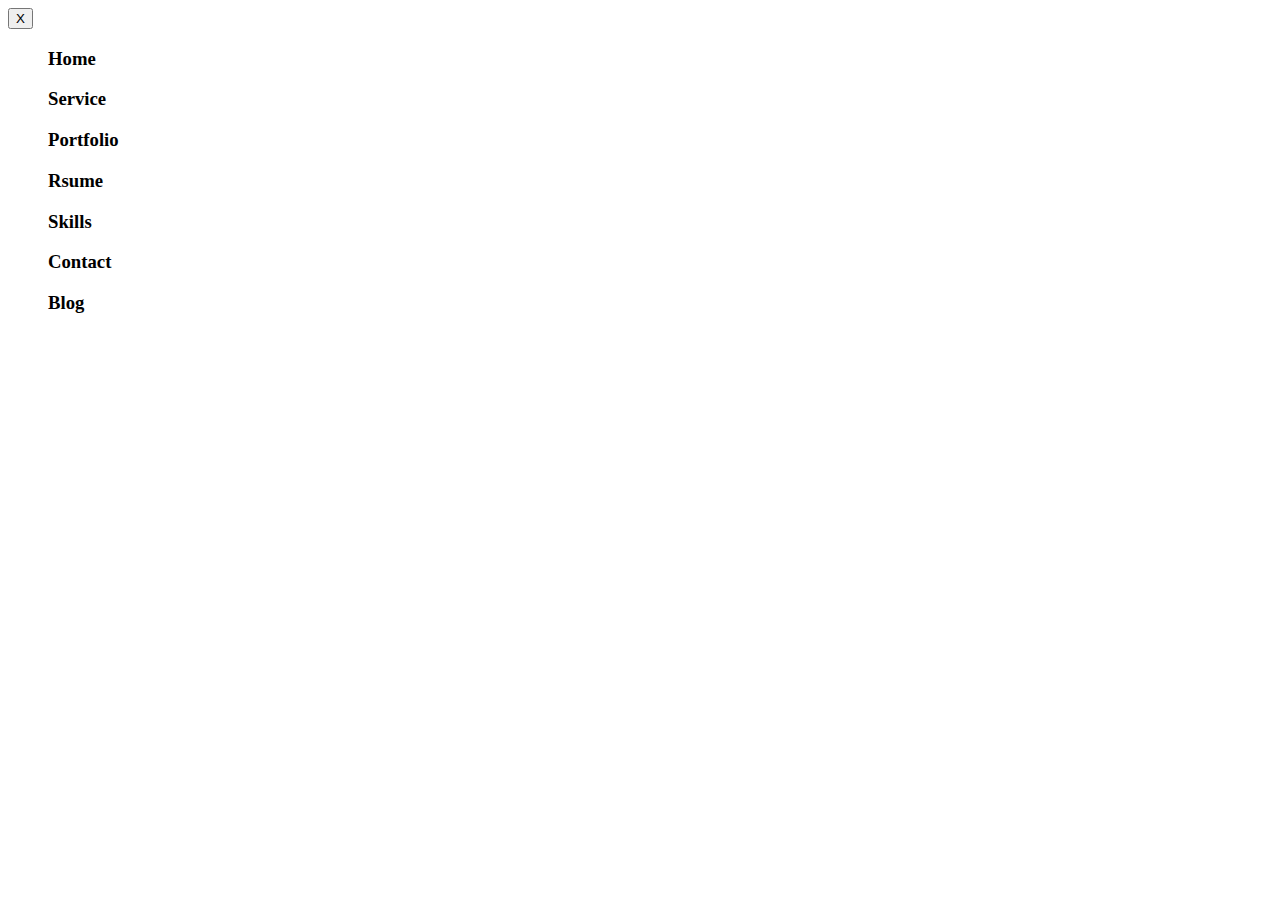
<file: assets/web/ind.html>
<!DOCTYPE html>
<html lang="en">
<head>
    <meta charset="UTF-8">
    <meta http-equiv="X-UA-Compatible" content="IE=edge">
    <meta name="viewport" content="width=device-width, initial-scale=1.0">
    <title>Document</title>
</head>
<body>
    <div class="side" id="demo">
        <div class="close">
            <button  onClick="closenav('close','demo')">X</button>
            <ul class="pt">
            <h3>Home</h3>
            <h3>Service</h3>
            <h3>Portfolio</h3>
            <h3>Rsume</h3>
            <h3>Skills</h3>
            <h3>Contact</h3>
            <h3>Blog</h3></ul>
        </div>
    </div> 
</body>
</html>
</file>
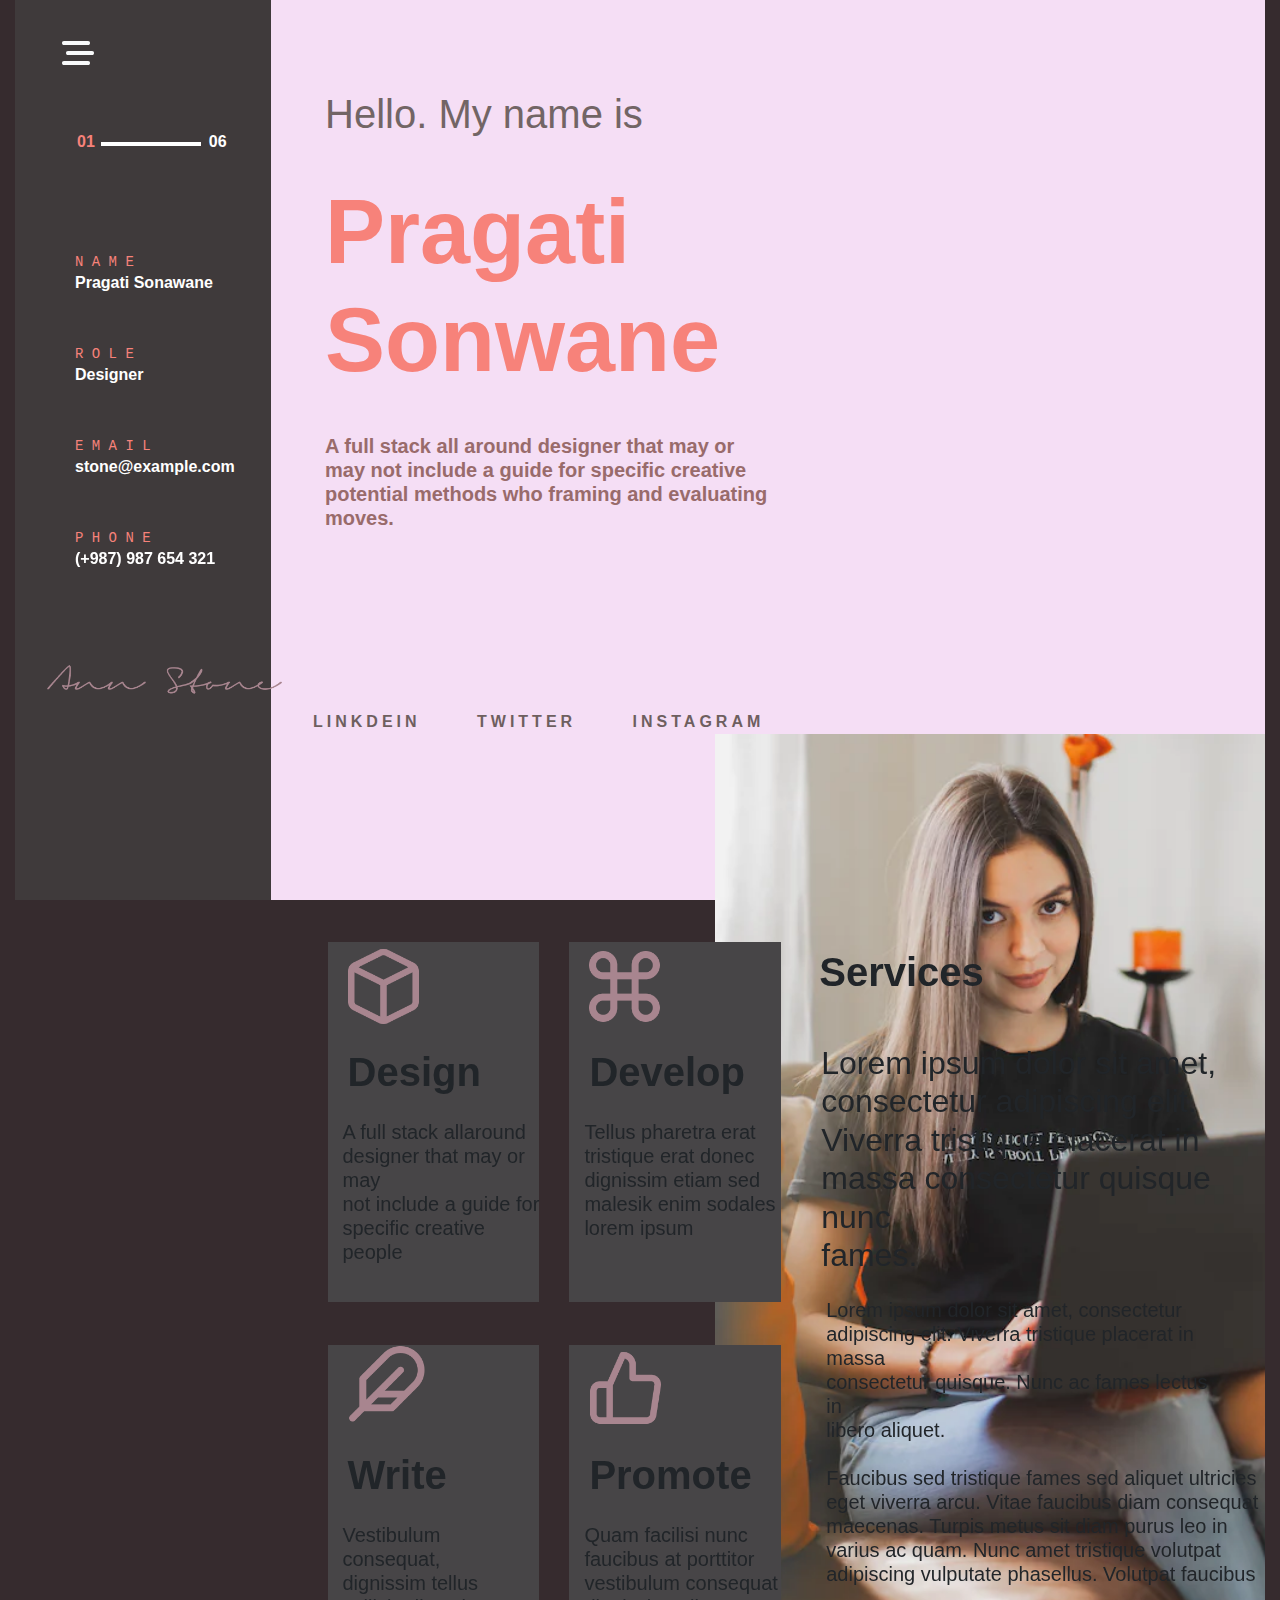
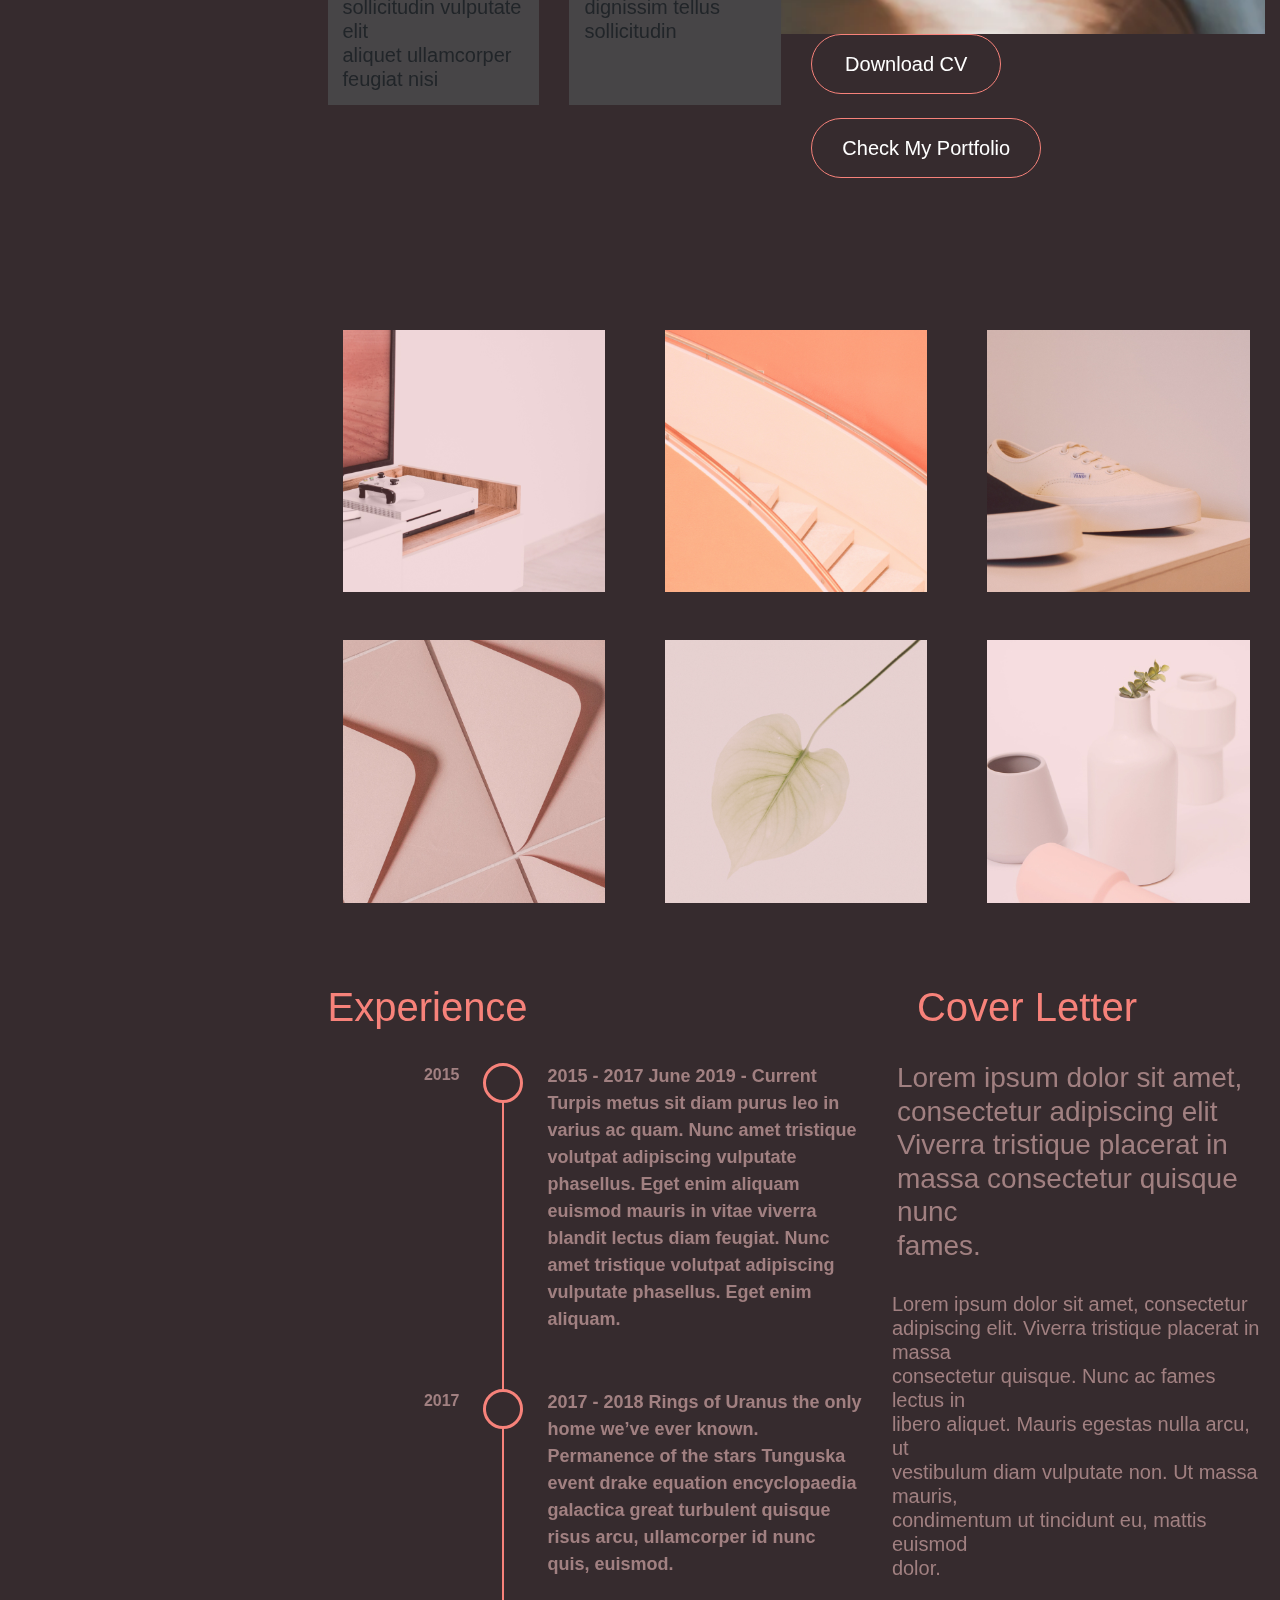
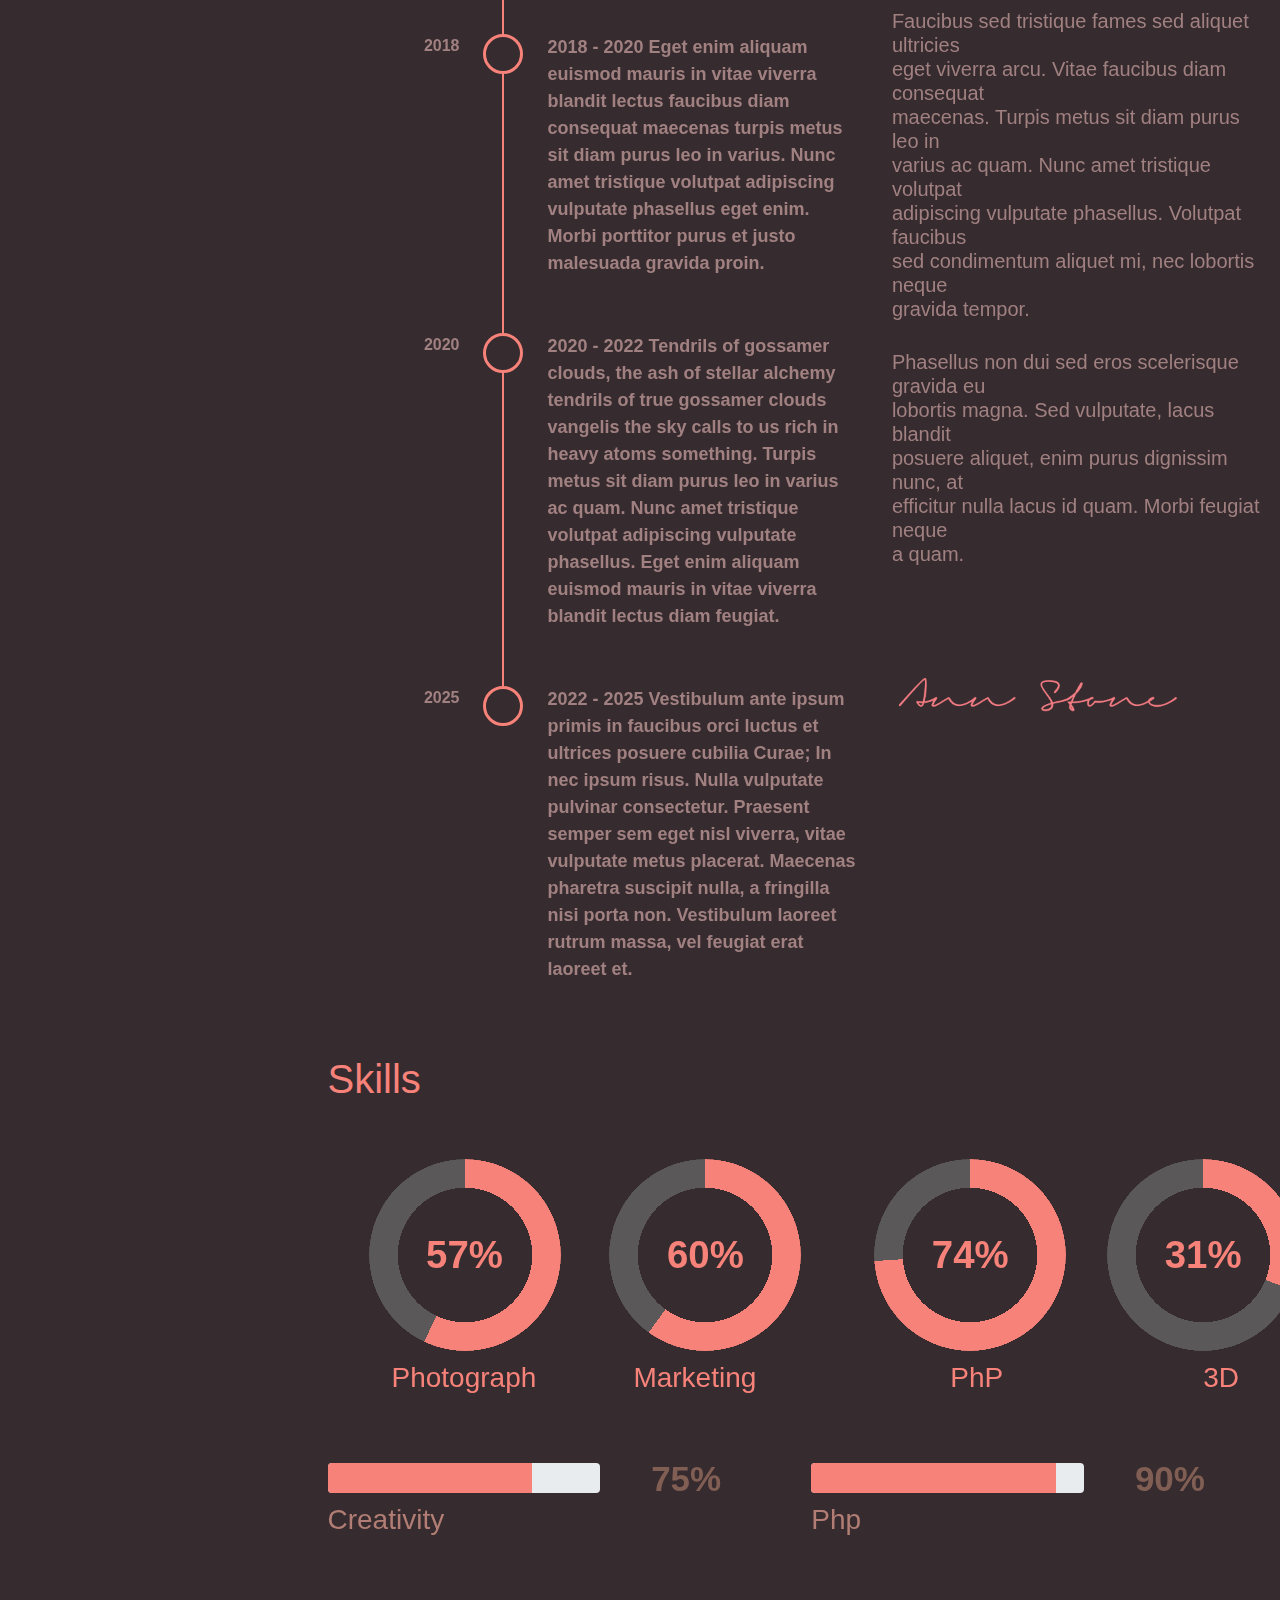
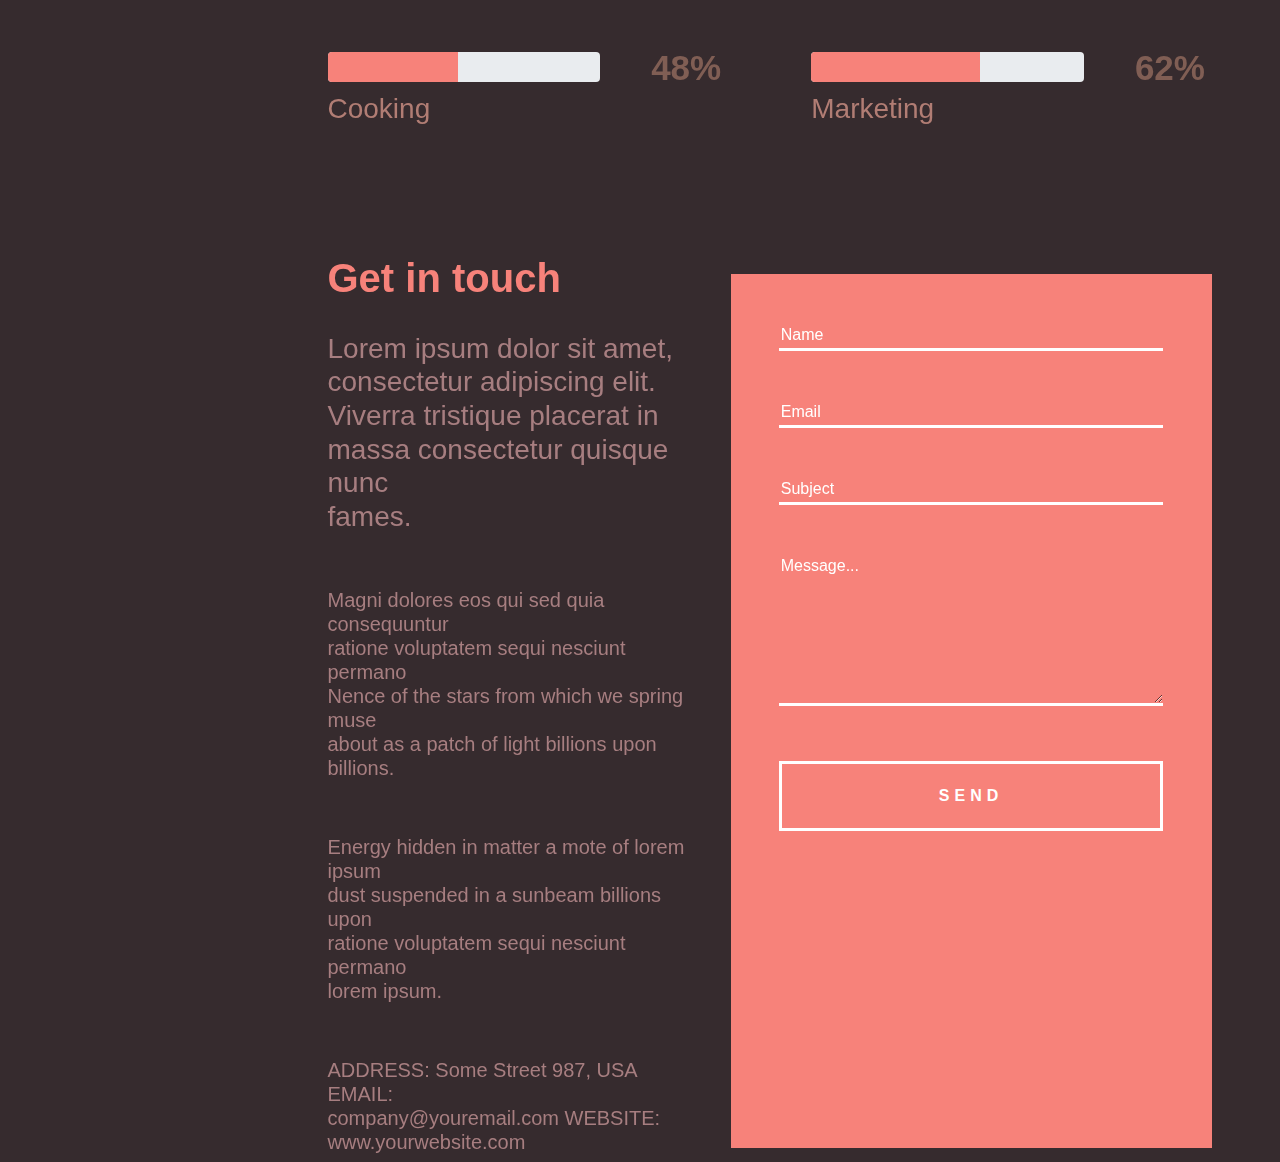
<file: assets/web/index2.html>
<!DOCTYPE html>
<html lang="en">
<head>
    <meta charset="UTF-8">
    <meta http-equiv="X-UA-Compatible" content="IE=edge">
    <meta name="viewport" content="width=device-width, initial-scale=1.0">
    <title>Document</title>
    <link rel="stylesheet" href="../style/style2.css">
   <link rel="stylesheet" href="https://cdnjs.cloudflare.com/ajax/libs/font-awesome/6.2.1/css/all.min.css"> 
<!-- Latest compiled and minified CSS -->
<link href="https://cdn.jsdelivr.net/npm/bootstrap@5.2.3/dist/css/bootstrap.min.css" rel="stylesheet">
<!-- Latest compiled and minified CSS -->
<link rel="stylesheet" href="https://cdn.jsdelivr.net/npm/bootstrap@4.6.2/dist/css/bootstrap.min.css">
<link rel="stylesheet" href="https://cdnjs.cloudflare.com/ajax/libs/animate.css/4.1.1/animate.min.css">

</head>
<body>
<div class="section container-fluid">
<div class="float-left">
    
    <div class="side" id="demo">
        <div class="close">
            <button  onClick="closenav('close','demo')">X</button>
            <div class="control">
                <p class="p1"><b>01</b></p>
                <div class="line"><span></span></div>
                <p class="pl-2"><b>06</b></p>
            </div>
            <ul class="pt">
            <h1>Home</h1>
            <h1>Service</h1>
            <h1>Portfolio</h1>
            <h1>Rsume</h1>
            <h1>Skills</h1>
            <h1>Contact</h1>
            <h1>Blog</h2></ul>
        </div>
    </div>
           <h2><i class="fa-solid fa-bars-staggered text-light"onClick="closenav('open','demo')"></i></h2>
         <script>
            function closenav(event,side){
                console.log('event',event)
                if(side == 'demo'){
                    if (event =='open'){
                document.getElementById('demo').style.width="331px"
            }    
         else{
            document.getElementById('demo').style.width="0px"
         }
        }
           else{
              if (event=='open') {
                  document.getElementById('demo1').style.width="0px"
              } 
        
              else{
            document.getElementById('demo1').style.width="250px"
         } 
             
           
         }
            
            
            } 
            
        
        </script> 
         <div class="control">
             <p class="p1"><b>01</b></p>
             <div class="line"><span></span></div>
             <p class="pl-2"><b>06</b></p>
         </div>
         <div class="profile">
             <pre class="name">N A M E</pre>
             <P class="text-white name1">Pragati Sonawane</P>
         </div>
         <div class="profile">
             <pre class="name">R O L E</pre>
             <P class="text-white name1">Designer</P>
         </div>
         <div class="profile">
             <pre class="name">E M A I L</pre>
             <P class="text-white name1">stone@example.com</P>
         </div>
         <div class="profile">
             <pre class="name">P H O N E</pre>
             <P class="text-white name1">(+987) 987 654 321</P>

             <img src="../img/signature.jpeg" style="width: 240px; margin-top: 80px;margin-right: 20px;">
         </div>

</div>
<div class="float-right">
<div class="left">
<h1 class="text">Hello. My name is</h1>
<h1 class="txt"><b>Pragati <br> Sonwane</b></h1> 
<h5 class="text2"><b>A full stack all around designer that may or<br>may not include a guide for specific creative<br>potential methods who framing and evaluating<br>moves.</h5>
    <div class="span">
    <span class="ml-5">LINKDEIN</span>
    <span class="ml-5">TWITTER</span>
    <span class="ml-5">INSTAGRAM</span></div>                      
</div> 

<div class="right"></div>
</div>

<div class="main">
    <div class="row">
        <div class="col-sm-12 col-md-6 col-lg-3">
            <div class="box"><img src="../img/service1.jpeg" style="height: 90px;margin-left: 20px;"><br>
            <h1 class="h1 mt-3"><b>Design</b></h1>
            <h5 class="h5 mt-4">A full stack allaround <br> designer that may or may<br> not include a guide for <br> specific creative people</h5>
            </div>
            <div class="box"><img src="../img/service3.jpeg" style="height: 90px;margin-left: 20px;">
                <h1 class="h1 mt-3"><b>Write</b></h1>
                <h5 class="h5 mt-4">Vestibulum consequat,<br> dignissim tellus <br> sollicitudin vulputate elit <br> aliquet ullamcorper <br> feugiat nisi</h5>
            </div>
        </div>
        <div class="col-sm-12 col-md-6 col-lg-3">
            <div class="box1"><img src="../img/service2.jpeg" style="height: 90px;margin-left: 20px;"><br>
                <h1 class="h1 mt-3"><b>Develop</b></h1>
                <h5 class="h5 mt-4">Tellus pharetra erat <br> tristique erat donec <br> dignissim etiam sed <br> malesik enim sodales <br> lorem ipsum</h5>
            </div>
            <div class="box1"><img src="../img/service4.jpeg" style="height: 90px;margin-left: 20px;">
                <h1 class="h1 mt-3"><b>Promote</b></h1>
                <h5 class="h5 mt-4">Quam facilisi nunc <br> faucibus at porttitor <br> vestibulum consequat <br> dignissim tellus <br> sollicitudin</h5>
            </div>
        </div>
        <div class="col-sm-12 col-md-12 col-lg-6">
            <h1 class="h1 mt-5 ml-2"><b>Services</b></h1>
            <h2 class="h2 mt-5">Lorem ipsum dolor sit amet,<br> consectetur adipiscing elit.<br> Viverra tristique placerat in <br> massa consectetur quisque nunc <br> fames.</h2> 
            <h5 class="h5 mr-5 mt-4">Lorem ipsum dolor sit amet, consectetur <br> adipiscing elit. Viverra tristique placerat in massa <br> consectetur quisque. Nunc ac fames lectus in <br> libero aliquet.</h5> 
            <h5 class="h5 mt-4">Faucibus sed tristique fames sed aliquet ultricies <br> eget viverra arcu. Vitae faucibus diam consequat <br> maecenas. Turpis metus sit diam purus leo in <br> varius ac quam. Nunc amet tristique volutpat <br> adipiscing vulputate phasellus. Volutpat faucibus</h5>
        <button class="btnnn">Download CV</button><br><br>
        <button class="btnn">Check My Portfolio</button>
        </div>
    </div>
    
    <div class="dropdown">
        
        <button class="btn dropdown-toggle" data-toggle="dropdown">
       
            <i class="fa fa-bars-staggered ico text-white"></i> 
        </button>
    
        <div class="dropdown-menu" style="background-color:#2c1e1e;">
          <a class="dropdown-item text-danger" >All</a>
          <a class="dropdown-item text-white"  >Image</a>
          <a class="dropdown-item text-white" >Text</a>
          <a class="dropdown-item text-white" >Video</a>
        </div>
     </div>
    
<div class="row page3 img2">
    <div class="col-sm-12 col-md-6 col-lg-4">
        <div class="mt-5">
            <div class="container">
                <img src="../img/portfolio1.jpeg" alt="portfolio1" width="100%">
                <div class="overlay">
                    <div class="text5">
                        <h4 style="font-weight:800;" >Home</h4>
                        <p style="font-size: 15px;">___Text</p>
                    </div>
                </div>
            </div>
        </div>
    </div>
    <div class="col-sm-12 col-md-6 col-lg-4">
        <div class="mt-5">
            <div class="container">
                <img src="../img/portfolio2.jpeg" alt="portfolio2" width="100%">
                <div class="overlay">
                    <div class="text5">
                        <h4 style="font-weight:800;">Stairways</h4>
                        <p style="font-size: 15px;">___Image</p>
                    </div>
                </div>
            </div>
        </div>
    </div>
    <div class="col-sm-12 col-md-6 col-lg-4">
        <div class="mt-5">
            <div class="container">
                <img src="../img/portfolio3.jpeg" alt="portfolio3" width="100%">
                <div class="overlay">
                    <div class="text5">
                        <h4 style="font-weight:800;">Sneakers</h4>
                        <p style="font-size: 15px;">___Video</p>
                    </div>
                </div>
            </div>
        </div>
    </div>

</div>
<div class="row img2">
    <div class="col-sm-12 col-md-6 col-lg-4">
        <div class="mt-5">
            <div class="container">
                <img src="../img/portfolio4.jpeg" alt="portfolio4" width="100%">
                <div class="overlay">
                    <div class="text5">
                        <h4 style="font-weight:800;">Design</h4>
                        <p style="font-size: 15px;">___Text</p>
                    </div>
                </div>
            </div>
        </div>
    </div>
    <div class="col-sm-12 col-md-6 col-lg-4">
        <div class="mt-5">
            <div class="container">
                <img src="../img/portfolio5.jpeg" alt="portfolio1" width="100%">
                <div class="overlay">
                    <div class="text5">
                        <h4 style="font-weight:800;">Leaf</h4>
                        <p style="font-size: 15px;">___Image</p>
                    </div>
                </div>
            </div>
        </div>
    </div>
    <div class="col-sm-12 col-md-6 col-lg-4">
        <div class="mt-5">
            <div class="container">
                <img src="../img/portfolio6.jpeg" alt="portfolio1" width="100%">
                <div class="overlay">
                    <div class="text5">
                        <h4 style="font-weight:800;">Bottal</h4>
                        <p style="font-size: 15px;">___text</p>
                    </div>
                </div>
            </div>
        </div>
    </div>





</div>
<div class="row">
<div class="col-sm-12 col-md-6 col-lg-7">
<h1 style="color: #f7827a; margin-top: 80px;">Experience</h1>
<div class="wrapper">
    <ol class="c-timeline">
        <li class="c-timeline__item">
            <div class="c-timeline__content">
                <p class="c-timeline__title">2015 - 2017 June 2019 - Current Turpis metus
                    sit diam purus leo in varius ac quam. Nunc amet tristique volutpat
                    adipiscing vulputate phasellus. Eget enim aliquam euismod mauris in
                    vitae viverra blandit lectus diam feugiat. Nunc amet tristique volutpat
                    adipiscing vulputate phasellus. Eget enim aliquam.</p>

            </div>
            <time>2015</time>
        </li>
        <li class="c-timeline__item">
            <div class="c-timeline__content">
                <p class="c-timeline__title">2017 - 2018 Rings of Uranus the only home we’ve
                    ever known. Permanence of the stars Tunguska event drake equation
                    encyclopaedia galactica great turbulent quisque risus arcu, ullamcorper
                    id nunc quis, euismod.</p>

            </div>
            <time>2017</time>
        </li>
        <li class="c-timeline__item">
            <div class="c-timeline__content">
                <p class="c-timeline__title">2018 - 2020 Eget enim aliquam euismod mauris in
                    vitae viverra blandit lectus faucibus diam consequat maecenas turpis
                    metus sit diam purus leo in varius. Nunc amet tristique volutpat
                    adipiscing vulputate phasellus eget enim. Morbi porttitor purus et justo
                    malesuada gravida proin.</p>

            </div>
            <time>2018</time>
        </li>


        <li class="c-timeline__item">
            <div class="c-timeline__content">
                <p class="c-timeline__title">2020 - 2022 Tendrils of gossamer clouds, the
                    ash of stellar alchemy tendrils of true gossamer clouds vangelis the sky
                    calls to us rich in heavy atoms something. Turpis metus sit diam purus
                    leo in varius ac quam. Nunc amet tristique volutpat adipiscing vulputate
                    phasellus. Eget enim aliquam euismod mauris in vitae viverra blandit
                    lectus diam feugiat.</p>

            </div>
            <time>2020</time>
        </li>
        <li class="c-timeline__item">
            <div class="c-timeline__content">
                <p class="c-timeline__title">2022 - 2025 Vestibulum ante ipsum primis in
                    faucibus orci luctus et ultrices posuere cubilia Curae; In nec ipsum
                    risus. Nulla vulputate pulvinar consectetur. Praesent semper sem eget
                    nisl viverra, vitae vulputate metus placerat. Maecenas pharetra suscipit
                    nulla, a fringilla nisi porta non. Vestibulum laoreet rutrum massa, vel
                    feugiat erat laoreet et.</p>

            </div>
            <time>2025</time>
        </li>
    </ol>
</div>
</div>

<div class="col-sm-12 col-md-12 col-lg-5">
<h1 style="color: #f7827a; margin-top: 80px; margin-left: 25px;">Cover Letter</h1>
<h3 style="color: #a18081; margin-top: 30px; margin-left: 5px;">Lorem ipsum dolor sit amet,<br> consectetur adipiscing elit <br> Viverra tristique placerat in <br> massa consectetur quisque nunc <br> fames.</h3>
<h5 class="clr">Lorem ipsum dolor sit amet, consectetur <br> adipiscing elit. Viverra tristique placerat in massa <br> consectetur quisque. Nunc ac fames lectus in <br> libero aliquet. Mauris egestas nulla arcu, ut <br> vestibulum diam vulputate non. Ut massa mauris,<br> condimentum ut tincidunt eu, mattis euismod <br> dolor.</h5>
<h5 class="clr">Faucibus sed tristique fames sed aliquet ultricies <br> eget viverra arcu. Vitae faucibus diam consequat <br> maecenas. Turpis metus sit diam purus leo in <br> varius ac quam. Nunc amet tristique volutpat <br> adipiscing vulputate phasellus. Volutpat faucibus <br> sed condimentum aliquet mi, nec lobortis neque <br> gravida tempor.</h5>
<h5 class="clr">Phasellus non dui sed eros scelerisque gravida eu <br> lobortis magna. Sed vulputate, lacus blandit <br> posuere aliquet, enim purus dignissim nunc, at <br> efficitur nulla lacus id quam. Morbi feugiat neque <br> a quam.</h5>
<img src="../img/signature4.jpeg" style="margin-top: 100px; width: 290px; color: #f7827a;">
</div>
</div>

<b><h1 style="color: #f7827a;">Skills</h1></b>
<div class="row">
<div class="col-sm-12 col-md-6 col-lg-3 mt-5">
    <div role="progressbar" aria-valuenow="57" aria-valuemin="0" aria-valuemax="100"
    style="--value:57;margin-left: 41px;">
</div>
<h3 class="h" style="margin-left: 64px;
margin-top: 10px;
color: #f7827a;">Photograph</h3>   
</div>
<div class="col-sm-12 col-md-6 col-lg-3 mt-5">
    <div role="progressbar" aria-valuenow="60" aria-valuemin="0" aria-valuemax="100"
    style="--value:60;margin-left: 40px;" class=""></div>
<h3 class="h" style="margin-left: 64px;
margin-top: 10px;
color: #f7827a;">Marketing</h3>   
</div>
<div class="col-sm-12 col-md-6 col-lg-3 mt-5">
    <div role="progressbar" aria-valuenow="74" aria-valuemin="0" aria-valuemax="100"
    style="--value:74;margin-left: 63px;"></div>
<h3 style="margin-left: 139px;
margin-top: 10px;
color: #f7827a;">PhP</h3>   
</div>
<div class="col-sm-12 col-md-6 col-lg-3 mt-5">
    <div role="progressbar" aria-valuenow="31" aria-valuemin="0" aria-valuemax="100"
    style="--value:31;margin-left: 54px;"></div>
<h3 style="margin-left: 150px;
margin-top: 10px;
color: #f7827a;">3D</h3>   
</div>
</div>

<div class="row">
 <div class="col-sm-12 col-md-6 col-lg-6">
    <div class="progress" style="height: 30px;">
        <div class="progress-bar" style="width:75%;background-color: #f7827a;"></div>
        <div class="pp mt-3">75%</div>
      </div>
      <h3 class="mm">Creativity</h3>
 </div>
    
    <div class="col-sm-12 col-md-6 col-lg-6">
        <div class="progress" style="height: 30px;">
            <div class="progress-bar" style="width:90%;background-color: #f7827a;"></div>
            <div class="pp mt-3">90%</div>
          </div> 
          <h3 class="mm">Php</h3>     
    </div>

</div>

<div class="row mt-5">
    <div class="col-sm-12 col-md-6 col-lg-6">
        <div class="progress" style="height: 30px;">
            <div class="progress-bar" style="width:48% ;background-color: #f7827a;"></div>
            <div class="pp mt-3">48%</div>
          </div>
          <h3 class="mm">Cooking</h3>
    </div>
    <div class="col-sm-12 col-md-6 col-lg-6">
        <div class="progress" style="height: 30px;">
            <div class="progress-bar " style="width:62%;background-color: #f7827a; "></div>
            <div class="pp mt-3">62%</div>
          </div>
<h3 class="mm">Marketing</h3>
    </div>
</div>

<div class="row">
<div class="col-sm-12 col-md-12 col-lg-5">
 <b><h1 class="gg">Get in touch</b></h1>
 <h3 style="margin-top: 30px;color: #a77e80;">Lorem ipsum dolor sit amet,<br> consectetur adipiscing elit.<br> Viverra tristique placerat in <br> massa consectetur quisque nunc <br> fames.</h3>  
<h5 class="pratu">Magni dolores eos qui sed quia consequuntur <br> ratione voluptatem sequi nesciunt permano <br> Nence of the stars from which we spring muse <br> about as a patch of light billions upon billions.
</h5>
<h5 class="pratu">Energy hidden in matter a mote of lorem ipsum <br> dust suspended in a sunbeam billions upon <br> ratione voluptatem sequi nesciunt permano <br> lorem ipsum.
</h5>
<h5 class="pratu">ADDRESS: Some Street 987, USA EMAIL: <br> company@youremail.com WEBSITE: <br> www.yourwebsite.com
</h5>
</div>
<div class="col-sm-12 col-md-6 col-lg-7">
<div class="boxxx">
    <input type="text" placeholder="Name" class="addr">
    <input type="text" placeholder="Email" class="addr">
    <input type="text" placeholder="Subject" class="addr">
    <input type="text" placeholder="Message..." class="addrrr">
    <textarea class="addrr" name="Messages" id="msg" cols="30" rows=""></textarea>
    
    <div><button class="button"><b>SEND</b></button></div>
    <!-- <div class="spinner-grow text-muted"></div> -->
</div>    
</div>    
</div>
</div>
<!-- jQuery library -->
<script src="https://cdn.jsdelivr.net/npm/jquery@3.6.1/dist/jquery.slim.min.js"></script>

<!-- Popper JS -->
<script src="https://cdn.jsdelivr.net/npm/popper.js@1.16.1/dist/umd/popper.min.js"></script>

<!-- Latest compiled JavaScript -->
<script src="https://cdn.jsdelivr.net/npm/bootstrap@4.6.2/dist/js/bootstrap.bundle.min.js"></script>
<!-- Latest compiled JavaScript -->
<script src="https://cdn.jsdelivr.net/npm/bootstrap@5.2.3/dist/js/bootstrap.bundle.min.js"></script>
</body>
</html>
</file>
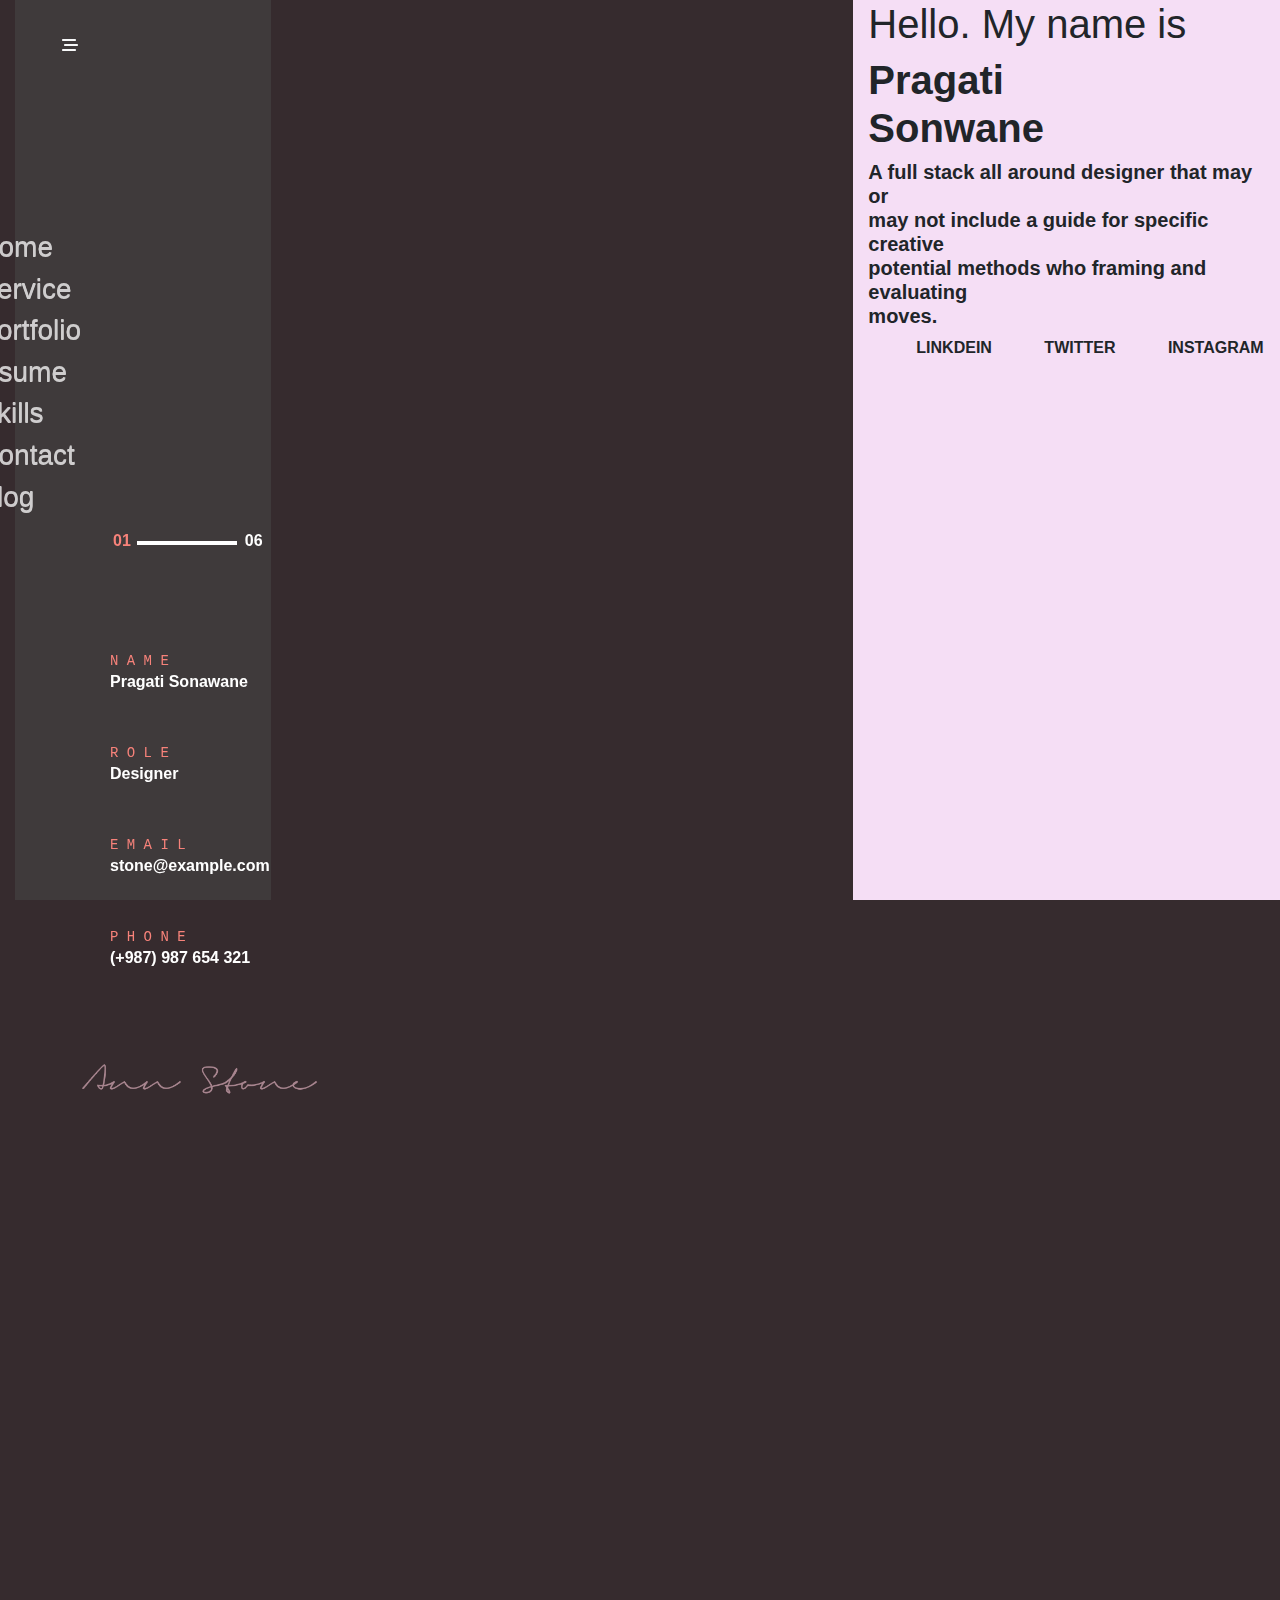
<file: assets/web/index3.html>
<!DOCTYPE html>
<html lang="en">
<head>
    <meta charset="UTF-8">
    <meta http-equiv="X-UA-Compatible" content="IE=edge">
    <meta name="viewport" content="width=device-width, initial-scale=1.0">
    <title>Document</title>
    <link rel="stylesheet" href="../style/style3.css">
   <link rel="stylesheet" href="https://cdnjs.cloudflare.com/ajax/libs/font-awesome/6.2.1/css/all.min.css"> 
<!-- Latest compiled and minified CSS -->
<link href="https://cdn.jsdelivr.net/npm/bootstrap@5.2.3/dist/css/bootstrap.min.css" rel="stylesheet">
<!-- Latest compiled and minified CSS -->
<link rel="stylesheet" href="https://cdn.jsdelivr.net/npm/bootstrap@4.6.2/dist/css/bootstrap.min.css">
<link rel="stylesheet" href="https://cdnjs.cloudflare.com/ajax/libs/animate.css/4.1.1/animate.min.css">

</head>
<body>
<div class="section">   
<div class="col-sm-3">
    <div class="plft">
    <div class="side" id="demo">
        <div class="close">
            <button  onClick="closenav('close','demo')">X</button>
            <ul class="pt">
            <h3>Home</h3>
            <h3>Service</h3>
            <h3>Portfolio</h3>
            <h3>Rsume</h3>
            <h3>Skills</h3>
            <h3>Contact</h3>
            <h3>Blog</h3></ul>
        </div>
    </div>

    <i class="fa-solid fa-bars-staggered text-light"onClick="closenav('open','demo')"></i>
    <script>
       function closenav(event,side){
           console.log('event',event)
           if(side == 'demo'){
               if (event =='open'){
           document.getElementById('demo').style.width="331px"
       }    
    else{
       document.getElementById('demo').style.width="0px"
    }
   }
      else{
         if (event=='open') {
             document.getElementById('demo1').style.width="0px"
         } 
   else{
       document.getElementById('demo1').style.width="250px"
    } 
    }
        } 
   </script> 

    <div class="control">
        <p class="p1"><b>01</b></p>
        <div class="line"><span></span></div>
        <p class="pl-2"><b>06</b></p>
    </div>
    <div class="profile">
        <pre class="name">N A M E</pre>
        <P class="text-white name1">Pragati Sonawane</P>
    </div>
    <div class="profile">
        <pre class="name">R O L E</pre>
        <P class="text-white name1">Designer</P>
    </div>
    <div class="profile">
        <pre class="name">E M A I L</pre>
        <P class="text-white name1">stone@example.com</P>
    </div>
    <div class="profile">
        <pre class="name">P H O N E</pre>
        <P class="text-white name1">(+987) 987 654 321</P>

        <img src="../img/signature.jpeg" style="width: 240px; margin-top: 80px;margin-right: 20px;">
    </div>

</div>
</div>
<div class="col-sm-4 prr">
    <div class="left">
    <h1 class="text">Hello. My name is</h1>
    <h1 class="txt"><b>Pragati <br> Sonwane</b></h1> 
    <h5 class="text2"><b>A full stack all around designer that may or<br>may not include a guide for specific creative<br>potential methods who framing and evaluating<br>moves.</h5>
        <div class="span">
        <span class="ml-5">LINKDEIN</span>
        <span class="ml-5">TWITTER</span>
        <span class="ml-5">INSTAGRAM</span></div> 
</div>
<div class="col-sm-5">

</div>


</div> 
<!-- jQuery library -->
<script src="https://cdn.jsdelivr.net/npm/jquery@3.6.1/dist/jquery.slim.min.js"></script>

<!-- Popper JS -->
<script src="https://cdn.jsdelivr.net/npm/popper.js@1.16.1/dist/umd/popper.min.js"></script>

<!-- Latest compiled JavaScript -->
<script src="https://cdn.jsdelivr.net/npm/bootstrap@4.6.2/dist/js/bootstrap.bundle.min.js"></script>
<!-- Latest compiled JavaScript -->
<script src="https://cdn.jsdelivr.net/npm/bootstrap@5.2.3/dist/js/bootstrap.bundle.min.js"></script>    
</body>
</html>
</file>
<file: assets/style/style2.css>
body{
  background-image:linear-gradient( #362b2e,#362b2e); 
  height: 650vh;
    margin: 0;
    padding: 0;
}
.section{
    height: 630vh;
     background-color: #362b2e; 
    /* font-family: cursive; */
}
.float-left{
    float: left;
    height: 100vh;
    width: 20%;
    position: fixed;
    background-color: #3f3a3b;

}
.float-right{
    float: right;
    height: 100vh;
    width: 80%;
    background-color: rgb(245, 222, 245);
}
.controll {
    display: flex;
   margin-top: 130px;
   text-align: center;
color: white;
vertical-align:center;
align-items: center;
margin-right: -150px;
}

.controll .linee {
    width: 100px;
    height: 4px;
    background: #fff;
    margin-left: 35px;
    margin-top: -13px;
  }
  .ptt{
    color: white;
    margin-top: 200px;
    margin-right: 150px;
  }
  .p11 {
    margin-left: 0px;
    padding-left: 22px;
    /* margin-right: 50px; */
    color:  #f31303;
}
  .control {
    display: flex;
   margin-top: 130px;
   text-align: center;
color: white;
vertical-align:center;
align-items: center;
margin-right: -150px;
}

.control .line {
    width: 100px;
    height: 4px;
    background: #fff;
    margin-left: 35px;
    margin-top: -13px;
  }
  .pt{
    color: white;
    margin-top: 200px;
    margin-right: 130px;
  }
.p1 {
    margin-left: 20px;
    padding-left: 42px;
    margin-right: -29px;
    color:  #f7827a;
}
.fa-solid{
    color: white;
    margin-left: 10px;
    color: white;
    left: 37px;
    position: absolute;
    top: 37px;
}
.name{
    color:  #f7827a;
    margin-left: 30px;
}
.name1{
    font-weight: bold;
    padding-top: -23px;
    margin-top: -13px;
    margin-left: 30px;
}
.profile{
    margin-left: 30px;
    line-height: 17px;
    margin-top:84px;
    margin-bottom: -29px;
  
}
.left{
    float: left;
}
.right{
float: right;
background-image: url(../img/photo-1611928505802-6016f3cc0f16laptop.jpeg);
height: 100vh;
width: 55%;
background-repeat: no-repeat;
background-size: cover;
}
.text{
    margin-top: 90px;
    margin-left: 60px;
    color: rgb(114, 101, 101);
}
.txt{
    margin-top: 40px;
    margin-left: 60px;
    font-size: 90px;
    color: #f7827a;
}
.text2{
    margin-top: 40px;
    margin-left: 60px;
    color: rgb(153, 107, 107);
}
.span{
    margin-top: 180px;
    color: rgb(110, 95, 95);
    letter-spacing: 4px;
}
span:hover{
    opacity: 0.5;
}
.main{
    margin-left: 25%;
}
.box{
    height: 40vh;
    width: 100%;
    margin-top: 20%;
    background-color: rgb(71, 69, 71);
}
.box1{
    height: 40vh;
    width: 100%;
    margin-top: 20%;
    background-color: rgb(71, 69, 71);
}
.icon{
    color: #faa6bb;
    font-size: 50px;
    margin-top: 70px;
}
.icn{
    color: #faa6bb;
    font-size: 50px;
    margin-left: 30px;
    margin-top: 20px;   
}
.h1{
    color: #f7827a;
    margin-left: 20px;
}
.side{
    position: fixed;
    top: 0;
    bottom: 0;
    left: 0;
    background-color: #f78da7;
    transition: 0.8s;
    width: 0px;
}
.close{
    float: right;
    font-size: 30px;
    cursor: pointer;
}
.h5{
    color: rgb(194, 153, 153);
    margin-left: 15px;  
}
.h2{
    color: rgb(194, 153, 153);
    margin-left: 10px; 
}
.btnn{
    height: 60px;
    width: 230px;
    border-radius: 35px;
    font-size: 20px;
    color: white;
    border: 1px solid #f7827a;
    background-color:#362b2e;
    transition: 0.5s;
}
.btnnn{
    height: 60px;
    width: 190px;
    border-radius: 60px;
    margin-top: 40px;
    font-size: 20px;
    color: white;
    border: 1px solid #f7827a;
    background-color: #362b2e;
    transition: 0.5s;
}
.btnn:hover{
    background-color:#f7827a;

}
.btnnn:hover{
    background-color: #f7827a;
}
 .dropdown{
    margin: 7% 10% 0% 115vh;
}
.dropdown-item{
    background-color: #f78da7;
}
.ico{
    color: #f7827a;
    font-size: 20px;
 }
 .container {
    position: relative;
    width: 100%;
  }
  .overlay {
    position: absolute;
    overflow: hidden;
    bottom: 0;
    left: 15px;
    right: 0;
    height: 100%;
    width: 0;
    transition: .5s ease;
    background-color:#f7827a;
  }
  .container:hover .overlay {
    width: 93%;
  }
  .text5 {
    color:  #ffffff;
    font-size: 20px;
    position: absolute;
    top: 80%;
    left:20%;
    -webkit-transform: translate(-50%, -50%);
    -ms-transform: translate(-50%, -50%);
    transform: translate(-50%, -50%);
    white-space: nowrap;
  }
  .clr{
    color: #a18081;
    margin-top: 29px;
  }
  .c-timeline__item {
    position: relative;
    display: flex;
    gap: 1.5rem;
  }
  .c-timeline__item:last-child .c-timeline__content:before {
    display: none;
  }
  
  .c-timeline__content {
    flex: 1;
    position: relative;
    order: 1;
    padding-left: 1.5rem;
    padding-bottom: 3rem;
  }
  .c-timeline__content:before {
    content: "";
    position: absolute;
    right: 100%;
    top: 0;
    height: 100%;
    width: 2px;
    background-color: #f7827a;
  }
  .c-timeline__content:after {
    content: "";
    position: absolute;
    left: calc(0px - 21px);
    top: 0;
    width: 40px;
    height: 40px;
    background-color: #362b2e;
    z-index: 1;
    border: 3px solid #f7827a;
    border-radius: 50%;
  }
  .c-timeline__title {
    font-weight: bold;
    font-size: 18px;
    margin-bottom: 0.5rem;
    color:#a18081;
    margin-left: 20px;
    margin-top: 0px;
  }
  .c-timeline__title:hover{
    color: rgb(247, 240, 240);
    cursor: pointer;
  }
   .c-timeline__desc {
    color: grey;
  }
  time {
    text-align: end;
    flex: 0 0 100px;
    min-width: 0;
    overflow-wrap: break-word;
    padding-bottom: 1rem;
    color: #a18081;
    margin-right: 20px;
  }
  time:hover{
    color: rgb(248, 242, 242);
    cursor: pointer;
  }
  
   /* Non-demo CSS  */
  .wrapper {
    max-width: 1000px;
    margin: 2rem auto 0;
    /* background-color: #362b2e; */
  }
  body {
    font-family: -apple-system, BlinkMacSystemFont, "Segoe UI", Roboto, Oxygen, Ubuntu, Cantarell, "Open Sans", "Helvetica Neue", sans-serif;
    /* padding: 1rem; */
  }
  
  *,
  *:before,
  *:after {
    box-sizing: border-box;
  }
  
   @keyframes growProgressBar {
    0%, 33% { --pgPercentage: 0; }
    100% { --pgPercentage: var(--value); }
  }
  
  @property --pgPercentage {
    syntax: '<number>';
    inherits: false;
    initial-value: 0;
  }
  
  div[role="progressbar"] {
    --size: 12rem;
    --fg: #f7827a;
    --bg: #5a5858;
    --pgPercentage: var(--value);
    animation: growProgressBar 3s 1 forwards;
    width: var(--size);
    height: var(--size);
    border-radius: 60%;
    display: grid;
    place-items: center;
    background: 
      radial-gradient(closest-side, #362b2e 70%, transparent 0 99.9%, #362b2e 0),
      conic-gradient(var(--fg) calc(var(--pgPercentage) * 1%), var(--bg) 0)
      ;
    font-family: Helvetica, Arial, sans-serif;
    font-size: calc(var(--size) / 5);
    color: var(--fg);
  }
  div[role="progressbar"]::before {
    counter-reset: percentage var(--value);
    content: counter(percentage) '%';
  }
  .progress{
    width: 60%;
    margin-top: 60px;
  }
  .pp{
    color: #805e54;
    position: absolute;
    left: 70%;
    font-size: 35px;
  }
  .mm{
    margin-top: 10px;
    color: #b17d74;
  }
  .gg{
    margin-top: 120px;
    color: #f7827a;
  }
  .pratu{
    color: #a77e80;
    margin-top: 55px;
  }
 .boxxx{
   height: 85%;
   width: 90%;
   margin-top: 140px;
   background-color: #f7827a;
} 
.pro{
  color: #fff;
}
.addr{
  background-color: transparent;
  border: none;
  border-bottom: 3px solid white;
  outline: 0;
  width: 80%;
  margin-left: 10%;
  margin-top: 10%;
}
::placeholder{
  color: white;
}
.addrr{
  background-color: transparent;
  border: none;
  border-bottom: 3px solid white;
  outline: 0;
  width: 80%;
  margin-left: 10%;
  margin-top: 15%;
}
.addrrr{
  background-color: transparent;
  border: none;
  /* border-bottom: 2px solid white; */
  outline: 0;
  width: 80%;
  margin-left: 10%;
  margin-top: 10%;
}
.button{
  margin-top: 10%;
  margin-left: 10%;
  height: 70px;
  width: 80%;
  color: #fff;
  letter-spacing: 5px;
  border: 3px solid #fff;
  background-color: #f7827a;
}

/* @media  (max-width:600px){
.float-left{
       display: none !important;
  } 
.left{
  display: block !important;
}
.box{
  width: 100%;
}
.box1{
  width: 100%;
}
 .right{
 display: none !important;
} 
.box{
  height: 50vh;
}
.box1{
 height: 50vh;
 
}
.profile{
  margin-left: 100px;
}
}

@media (min-width: 768px) and (max-width: 1024px){
 float-left{
  display: none !important;
 }
.float-right{
  display: block !important;
 }
.right{
  display: block !important;
 }
.boxxx{
  margin-left: -50%;
} 
.box{
  height: 50vh;
}
.box1{
 height: 50vh; 
} 
} */
</file>
<file: assets/style/style3.css>
body{
   
    margin: 0;
    padding: 0;
}
.section{
    height: 600vh;
    background-color: #362b2e;
    /* font-family: cursive; */
}
.plft{
    float: left;
    height: 100vh;
    width: 20%;
    position: fixed;
    background-color: #3f3a3b;

}
.prr{
    float: right;
    height: 100vh;
    width: 80%;
    background-color: rgb(245, 222, 245);
}
.control {
  display: flex;
 margin-top: 130px;
 text-align: center;
color: white;
vertical-align:center;
align-items: center;
margin-right: -150px;
}

.control .line {
  width: 100px;
  height: 4px;
  background: #fff;
  margin-left: 35px;
  margin-top: -13px;
}
.pt{
  color: white;
  margin-top: 200px;
  margin-right: 190px;
}
.p1 {
  margin-left: 56px;
  padding-left: 42px;
  margin-right: -29px;
  color:  #f7827a;
}
.fa-solid{
  color: white;
  margin-left: 10px;
  color: white;
  left: 37px;
  position: absolute;
  top: 37px;
}
.name{
  color:  #f7827a;
  margin-left: 30px;
}
.name1{
  font-weight: bold;
  padding-top: -23px;
  margin-top: -13px;
  margin-left: 30px;
}
.profile{
  margin-left: 65px;
  line-height: 17px;
  margin-top:84px;
  margin-bottom: -29px;

}
.left{
  float: left;
}
</file>
